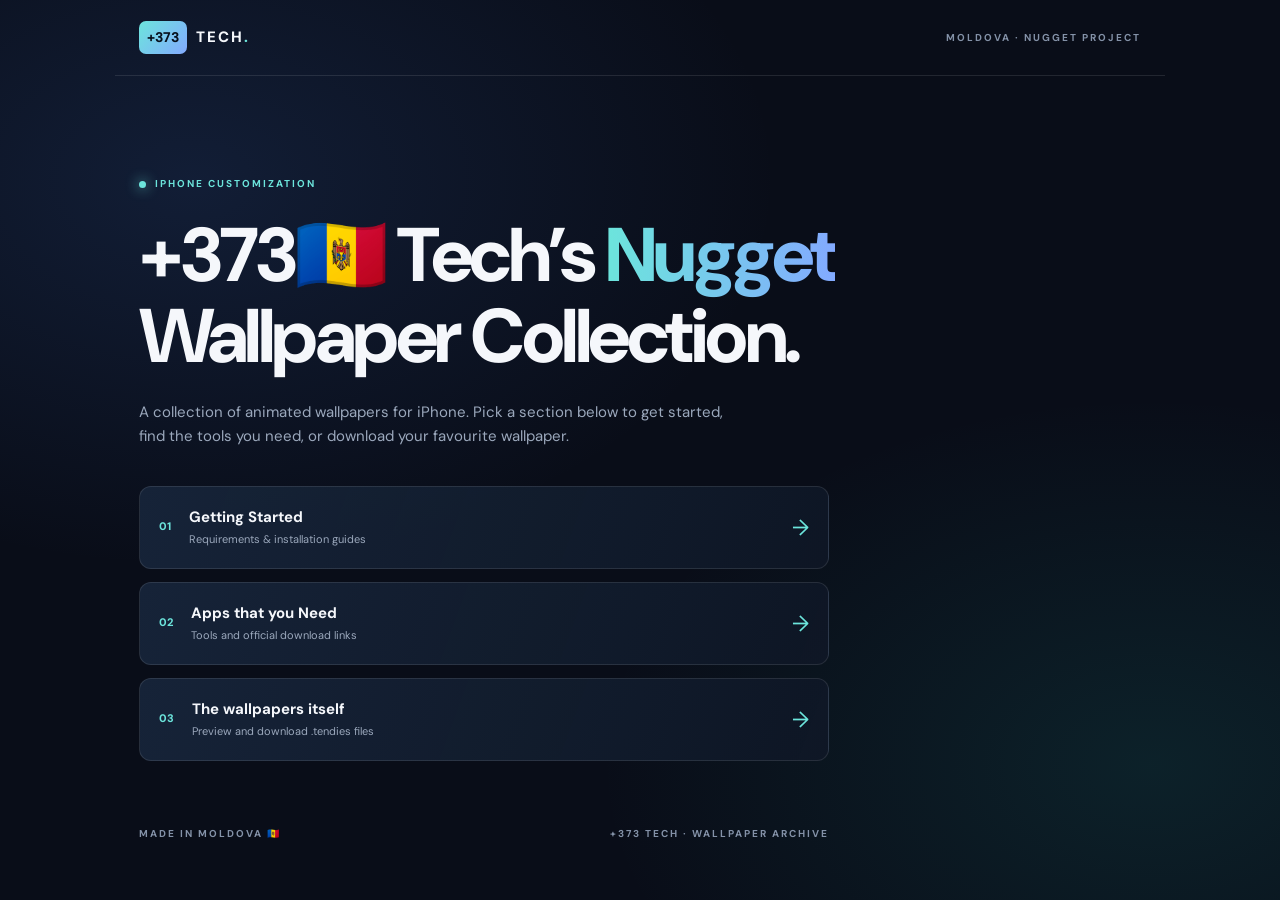
<file: index.html>
<!doctype html>
<html lang="en"><head><meta charset="utf-8"><meta name="viewport" content="width=device-width,initial-scale=1">
<meta name="theme-color" content="#090d18"><meta name="description" content="Animated Nugget wallpaper collection for iPhone.">
<title>+373 Tech — Nugget Wallpaper Collection</title><link rel="preconnect" href="https://fonts.googleapis.com"><link rel="preconnect" href="https://fonts.gstatic.com" crossorigin>
<link href="https://fonts.googleapis.com/css2?family=DM+Sans:wght@400;500;600;700;800&display=swap" rel="stylesheet"><link rel="stylesheet" href="style.css"></head><body><header class="topbar"><a class="brand" href="index.html"><span class="brand-mark">+373</span><span class="brand-name">TECH<span class="dot">.</span></span></a><span class="top-note">MOLDOVA · NUGGET PROJECT</span></header>
<main class="home"><div class="eyebrow"><span class="live-dot"></span> IPHONE CUSTOMIZATION</div><h1>+373🇲🇩 Tech’s <span>Nugget</span><br>Wallpaper Collection.</h1>
<p class="intro">A collection of animated wallpapers for iPhone. Pick a section below to get started, find the tools you need, or download your favourite wallpaper.</p>
<nav class="main-buttons" aria-label="Main navigation">
<a class="main-button" href="Getting_Started/index.html"><span class="button-index">01</span><span><strong>Getting Started</strong><small>Requirements & installation guides</small></span><span class="button-arrow">→</span></a>
<a class="main-button" href="Apps_You_Need/index.html"><span class="button-index">02</span><span><strong>Apps that you Need</strong><small>Tools and official download links</small></span><span class="button-arrow">→</span></a>
<a class="main-button" href="Wallpapers/index.html"><span class="button-index">03</span><span><strong>The wallpapers itself</strong><small>Preview and download .tendies files</small></span><span class="button-arrow">→</span></a></nav>
<div class="home-footer"><span>MADE IN MOLDOVA 🇲🇩</span><span>+373 TECH · WALLPAPER ARCHIVE</span></div></main></body></html>
</file>
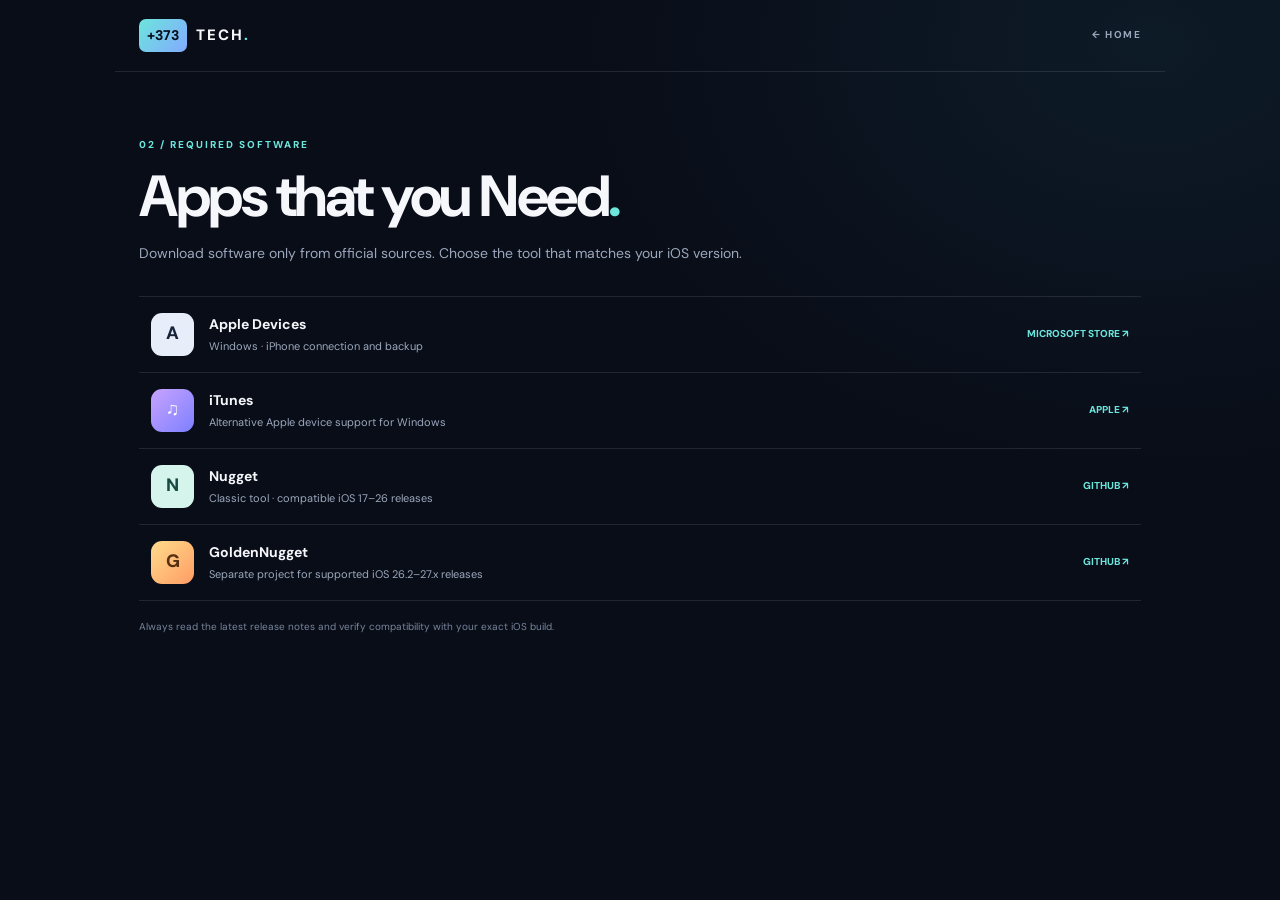
<file: Apps_You_Need/index.html>
<!doctype html>
<html lang="en"><head><meta charset="utf-8"><meta name="viewport" content="width=device-width,initial-scale=1">
<meta name="theme-color" content="#090d18"><meta name="description" content="">
<title>Apps that you Need — +373 Tech</title><link rel="preconnect" href="https://fonts.googleapis.com"><link rel="preconnect" href="https://fonts.gstatic.com" crossorigin>
<link href="https://fonts.googleapis.com/css2?family=DM+Sans:wght@400;500;600;700;800&display=swap" rel="stylesheet"><link rel="stylesheet" href="style.css"></head><body><header class="topbar"><a class="brand" href="../index.html"><span class="brand-mark">+373</span><span class="brand-name">TECH<span class="dot">.</span></span></a><a class="back-link" href="../index.html">← HOME</a></header><main class="page"><p class="kicker">02 / REQUIRED SOFTWARE</p><h1>Apps that you Need<span>.</span></h1><p class="lead">Download software only from official sources. Choose the tool that matches your iOS version.</p><div class="app-list">
<a class="app" href="https://apps.microsoft.com/detail/9np83lwlpz9k" target="_blank"><span class="app-icon">A</span><span class="app-text"><strong>Apple Devices</strong><small>Windows · iPhone connection and backup</small></span><span class="download">MICROSOFT STORE ↗</span></a>
<a class="app" href="https://www.apple.com/itunes/" target="_blank"><span class="app-icon itunes">♫</span><span class="app-text"><strong>iTunes</strong><small>Alternative Apple device support for Windows</small></span><span class="download">APPLE ↗</span></a>
<a class="app" href="https://github.com/leminlimez/Nugget/releases" target="_blank"><span class="app-icon nugget">N</span><span class="app-text"><strong>Nugget</strong><small>Classic tool · compatible iOS 17–26 releases</small></span><span class="download">GITHUB ↗</span></a>
<a class="app" href="https://github.com/GoldenNugget-Team/GoldenNugget/releases" target="_blank"><span class="app-icon gold">G</span><span class="app-text"><strong>GoldenNugget</strong><small>Separate project for supported iOS 26.2–27.x releases</small></span><span class="download">GITHUB ↗</span></a></div><p class="footnote">Always read the latest release notes and verify compatibility with your exact iOS build.</p></main></body></html>
</file>
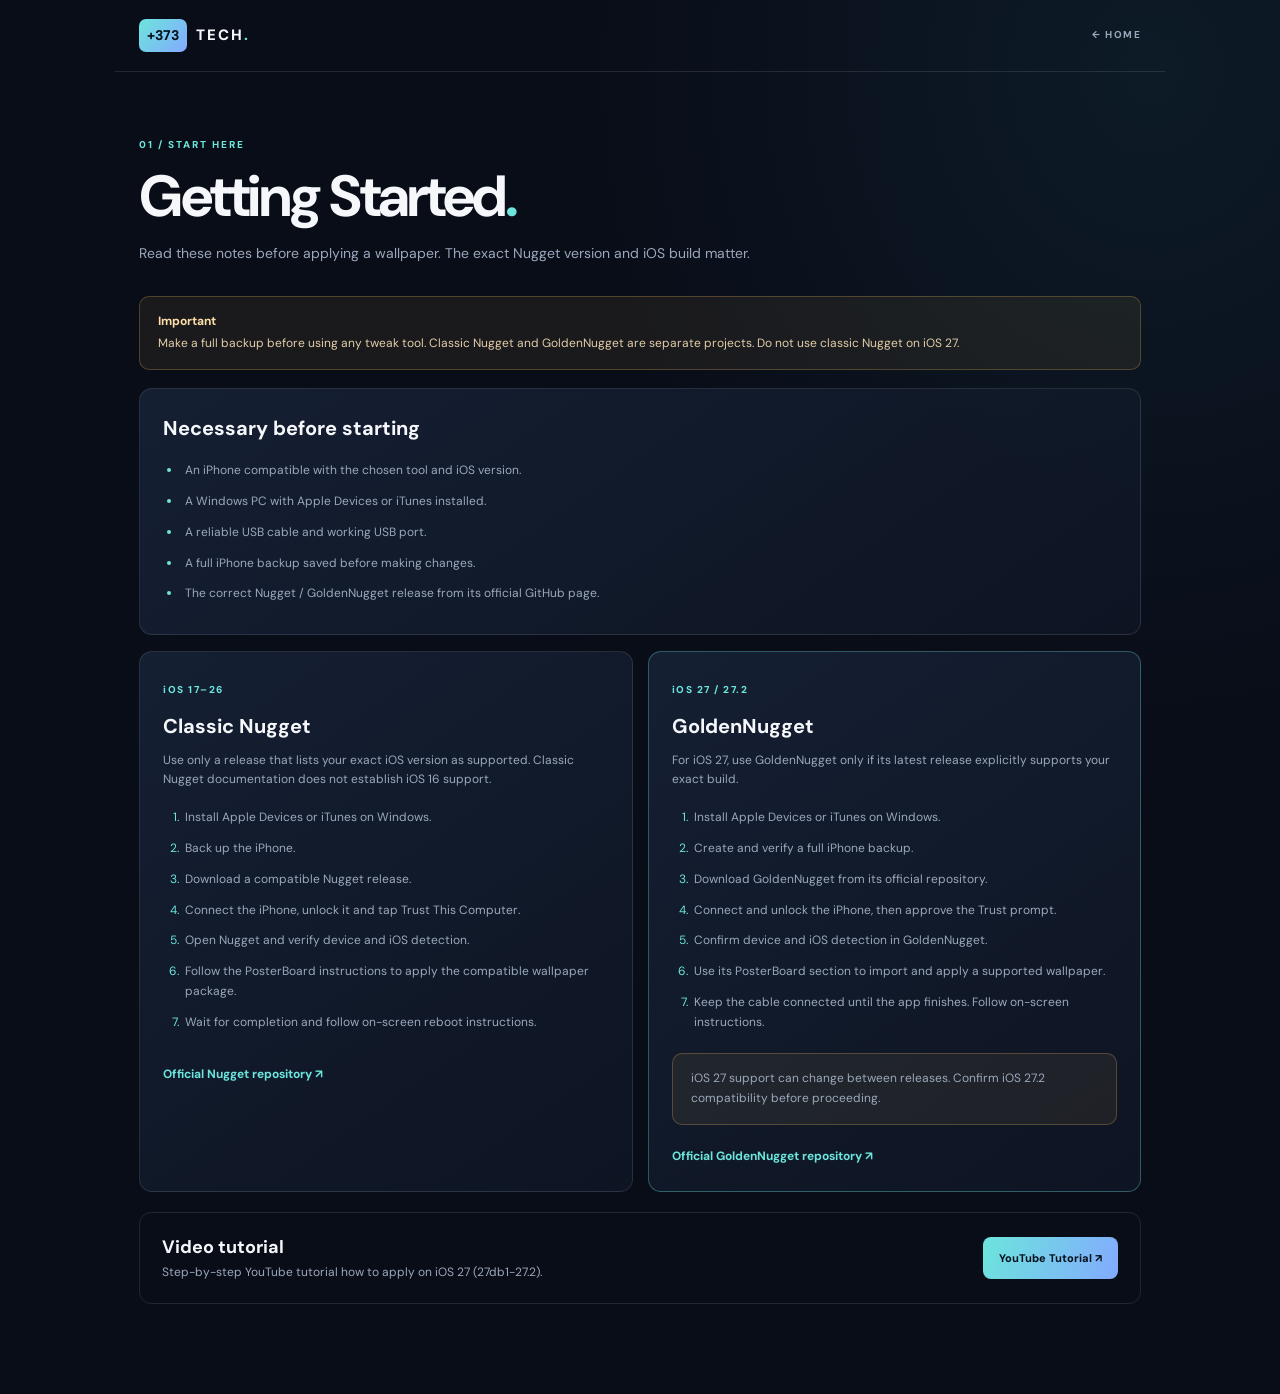
<file: Getting_Started/index.html>
<!doctype html>
<html lang="en"><head><meta charset="utf-8"><meta name="viewport" content="width=device-width,initial-scale=1">
<meta name="theme-color" content="#090d18"><meta name="description" content="">
<title>Getting Started — +373 Tech</title><link rel="preconnect" href="https://fonts.googleapis.com"><link rel="preconnect" href="https://fonts.gstatic.com" crossorigin>
<link href="https://fonts.googleapis.com/css2?family=DM+Sans:wght@400;500;600;700;800&display=swap" rel="stylesheet"><link rel="stylesheet" href="style.css"></head><body><header class="topbar"><a class="brand" href="../index.html"><span class="brand-mark">+373</span><span class="brand-name">TECH<span class="dot">.</span></span></a><a class="back-link" href="../index.html">← HOME</a></header><main class="page"><p class="kicker">01 / START HERE</p><h1>Getting Started<span>.</span></h1><p class="lead">Read these notes before applying a wallpaper. The exact Nugget version and iOS build matter.</p>
<div class="warning"><strong>Important</strong>Make a full backup before using any tweak tool. Classic Nugget and GoldenNugget are separate projects. Do not use classic Nugget on iOS 27.</div>
<section class="panel"><h2>Necessary before starting</h2><ul><li>An iPhone compatible with the chosen tool and iOS version.</li><li>A Windows PC with Apple Devices or iTunes installed.</li><li>A reliable USB cable and working USB port.</li><li>A full iPhone backup saved before making changes.</li><li>The correct Nugget / GoldenNugget release from its official GitHub page.</li></ul></section>
<section class="guide-grid"><article class="panel"><span class="version">iOS 17–26</span><h2>Classic Nugget</h2><p>Use only a release that lists your exact iOS version as supported. Classic Nugget documentation does not establish iOS 16 support.</p><ol><li>Install Apple Devices or iTunes on Windows.</li><li>Back up the iPhone.</li><li>Download a compatible Nugget release.</li><li>Connect the iPhone, unlock it and tap Trust This Computer.</li><li>Open Nugget and verify device and iOS detection.</li><li>Follow the PosterBoard instructions to apply the compatible wallpaper package.</li><li>Wait for completion and follow on-screen reboot instructions.</li></ol><a class="text-link" href="https://github.com/leminlimez/Nugget" target="_blank">Official Nugget repository ↗</a></article>
<article class="panel featured"><span class="version">iOS 27 / 27.2</span><h2>GoldenNugget</h2><p>For iOS 27, use GoldenNugget only if its latest release explicitly supports your exact build.</p><ol><li>Install Apple Devices or iTunes on Windows.</li><li>Create and verify a full iPhone backup.</li><li>Download GoldenNugget from its official repository.</li><li>Connect and unlock the iPhone, then approve the Trust prompt.</li><li>Confirm device and iOS detection in GoldenNugget.</li><li>Use its PosterBoard section to import and apply a supported wallpaper.</li><li>Keep the cable connected until the app finishes. Follow on-screen instructions.</li></ol><p class="caution">iOS 27 support can change between releases. Confirm iOS 27.2 compatibility before proceeding.</p><a class="text-link" href="https://github.com/GoldenNugget-Team/GoldenNugget" target="_blank">Official GoldenNugget repository ↗</a></article></section>
<div class="video-panel"><div><h2>Video tutorial</h2><p>Step-by-step YouTube tutorial how to apply on iOS 27 (27db1-27.2).</p></div><a class="action-button" href="https://youtu.be/yAaeJrNI1XI?si=7ixByNw921T7hAdV" target="_blank">YouTube Tutorial ↗</a></div></main></body></html>
</file>
<file: style.css>
*{box-sizing:border-box;margin:0;padding:0}:root{--bg:#090d18;--panel:#121c2d;--text:#f5f7fb;--muted:#9ba8bc;--line:rgba(255,255,255,.1);--cyan:#6ce5dc;--blue:#83aaff;--max:1050px}body{min-height:100vh;background:radial-gradient(ellipse at 15% 20%,rgba(58,105,190,.18),transparent 38%),radial-gradient(ellipse at 90% 85%,rgba(36,180,168,.12),transparent 34%),var(--bg);font-family:'DM Sans',Arial,sans-serif;color:var(--text);line-height:1.6}a{color:inherit;text-decoration:none}.topbar{height:76px;max-width:var(--max);margin:auto;padding:0 24px;display:flex;align-items:center;justify-content:space-between;border-bottom:1px solid var(--line)}.brand{display:flex;align-items:center;gap:9px;font-weight:800}.brand-mark{font-size:14px;background:linear-gradient(130deg,var(--cyan),var(--blue));color:#07111d;padding:5px 8px;border-radius:7px}.brand-name{font-size:15px;letter-spacing:2px}.dot{color:var(--cyan)}.top-note,.eyebrow,.home-footer{font-size:10px;letter-spacing:2px;font-weight:700;color:#8492a8}.home{max-width:var(--max);margin:auto;padding:100px 24px 45px}.eyebrow{color:var(--cyan);display:flex;align-items:center;gap:9px;margin-bottom:23px}.live-dot{width:7px;height:7px;border-radius:50%;background:var(--cyan);box-shadow:0 0 13px var(--cyan)}h1{font-size:clamp(42px,7vw,76px);line-height:1.07;letter-spacing:-3.5px;font-weight:800}h1 span{background:linear-gradient(90deg,var(--cyan),var(--blue));color:transparent;background-clip:text;-webkit-background-clip:text}.intro{max-width:600px;color:var(--muted);font-size:15px;margin:22px 0 38px}.main-buttons{display:grid;gap:13px;max-width:690px}.main-button{min-height:83px;display:flex;align-items:center;gap:18px;padding:16px 19px;border:1px solid var(--line);border-radius:12px;background:linear-gradient(110deg,rgba(23,37,58,.95),rgba(15,23,38,.9));transition:.2s}.main-button:hover{border-color:rgba(108,229,220,.55);transform:translateX(4px);background:#17263b}.button-index{font-size:11px;color:var(--cyan);font-weight:800}.main-button strong{display:block;font-size:15px}.main-button small{display:block;color:var(--muted);font-size:11px;margin-top:2px}.button-arrow{margin-left:auto;color:var(--cyan);font-size:22px}.home-footer{max-width:690px;margin-top:65px;display:flex;justify-content:space-between;gap:15px;flex-wrap:wrap}@media(max-width:600px){.topbar{height:66px}.top-note{font-size:8px}.home{padding-top:75px}h1{letter-spacing:-2px}.intro{font-size:13px}.main-button{padding:14px}.home-footer{font-size:8px}}
</file>
<file: Apps_You_Need/style.css>
*{box-sizing:border-box;margin:0;padding:0}:root{--bg:#090d18;--panel:#121c2d;--text:#f5f7fb;--muted:#9ba8bc;--line:rgba(255,255,255,.1);--cyan:#6ce5dc;--blue:#83aaff;--max:1050px}body{min-height:100vh;background:radial-gradient(ellipse at 90% 5%,rgba(42,128,150,.12),transparent 35%),var(--bg);font-family:'DM Sans',Arial,sans-serif;color:var(--text);line-height:1.65}a{color:inherit;text-decoration:none}.topbar{height:72px;max-width:var(--max);margin:auto;padding:0 24px;display:flex;align-items:center;justify-content:space-between;border-bottom:1px solid var(--line)}.brand{display:flex;align-items:center;gap:9px;font-weight:800}.brand-mark{font-size:14px;background:linear-gradient(130deg,var(--cyan),var(--blue));color:#07111d;padding:5px 8px;border-radius:7px}.brand-name{font-size:15px;letter-spacing:2px}.dot{color:var(--cyan)}.back-link{font-size:10px;letter-spacing:1.5px;color:var(--muted);font-weight:700}.page{max-width:var(--max);margin:auto;padding:65px 24px 90px}.kicker{font-size:10px;letter-spacing:2px;color:var(--cyan);font-weight:800;margin-bottom:10px}h1{font-size:clamp(36px,6vw,58px);line-height:1.12;letter-spacing:-2.5px;margin-bottom:14px}h1 span{color:var(--cyan)}.lead{font-size:14px;color:var(--muted);max-width:720px;margin-bottom:30px}.warning,.caution{border:1px solid rgba(255,190,90,.24);background:rgba(255,190,90,.07);border-radius:10px;padding:15px 18px;color:#e2cda9;font-size:12px}.warning{margin-bottom:18px}.warning strong{display:block;color:#ffe0a8;margin-bottom:3px}.panel{background:linear-gradient(145deg,rgba(22,33,52,.95),rgba(14,21,35,.95));border:1px solid var(--line);border-radius:13px;padding:23px}.panel h2{font-size:20px;margin-bottom:12px}.panel p,.panel li{font-size:12px;color:var(--muted)}.panel ul,.panel ol{padding-left:19px}.panel li{padding:4px 0 7px 3px}.panel li::marker{color:var(--cyan)}.guide-grid{display:grid;grid-template-columns:1fr 1fr;gap:15px;margin-top:16px}.version{font-size:10px;color:var(--cyan);letter-spacing:1.5px;font-weight:800}.guide-grid h2{margin:8px 0}.guide-grid ol{margin:14px 0}.featured{border-color:rgba(108,229,220,.32)}.caution{margin:10px 0}.text-link{display:inline-block;margin-top:12px;font-size:12px;color:var(--cyan);font-weight:700}.video-panel{margin-top:20px;padding:20px 22px;border:1px solid var(--line);border-radius:12px;display:flex;justify-content:space-between;align-items:center;gap:20px}.video-panel h2{font-size:18px}.video-panel p{font-size:12px;color:var(--muted)}.action-button,.download-button{display:inline-flex;align-items:center;justify-content:center;background:linear-gradient(110deg,var(--cyan),var(--blue));color:#07111d;font-weight:800;border-radius:8px;padding:12px 16px;font-size:11px}.app-list{border-top:1px solid var(--line)}.app{display:flex;align-items:center;gap:15px;padding:16px 12px;border-bottom:1px solid var(--line)}.app:hover{background:rgba(255,255,255,.035)}.app-icon{width:43px;height:43px;display:grid;place-items:center;border-radius:11px;font-size:18px;font-weight:800;background:#e8eef9;color:#17243a}.itunes{background:linear-gradient(135deg,#c8a3ff,#7d80ff);color:white}.nugget{background:#d5f4ec;color:#164a43}.gold{background:linear-gradient(135deg,#ffdc8c,#ff9c64);color:#54300f}.app-text{display:flex;flex-direction:column;flex:1}.app-text strong{font-size:14px}.app-text small{font-size:11px;color:var(--muted)}.download{font-size:10px;color:var(--cyan);font-weight:800}.footnote{font-size:10px;color:#78869c;margin-top:18px}.wallpaper-grid{display:grid;grid-template-columns:repeat(3,minmax(0,1fr));gap:17px}.wallpaper-card{padding:13px;border:1px solid var(--line);background:linear-gradient(145deg,rgba(22,33,52,.9),rgba(13,20,33,.95));border-radius:13px;min-width:0}.wallpaper-card h2{font-size:14px;margin:2px 0 11px;min-height:24px}.preview-frame{height:300px;border:1px solid rgba(255,255,255,.14);border-radius:9px;overflow:hidden;background:radial-gradient(ellipse at center,#243e5b,#0b1120 70%);position:relative}.preview-frame img{width:100%;height:100%;object-fit:cover;display:block}.preview-overlay{position:absolute;bottom:9px;left:9px;font-size:8px;letter-spacing:1.5px;color:rgba(255,255,255,.65);background:rgba(0,0,0,.35);padding:4px 6px;border-radius:4px;pointer-events:none}.download-button{width:100%;margin-top:12px;min-height:43px}.download-button:hover,.action-button:hover{filter:brightness(1.08)}@media(max-width:800px){.wallpaper-grid{grid-template-columns:repeat(2,minmax(0,1fr))}.preview-frame{height:280px}}@media(max-width:560px){.topbar{height:65px}.page{padding-top:48px}.guide-grid,.wallpaper-grid{grid-template-columns:1fr}.preview-frame{height:390px}.video-panel{align-items:flex-start;flex-direction:column}.app{gap:10px}.download{font-size:8px}.app-text small{font-size:10px}}
</file>
<file: Getting_Started/style.css>
*{box-sizing:border-box;margin:0;padding:0}:root{--bg:#090d18;--panel:#121c2d;--text:#f5f7fb;--muted:#9ba8bc;--line:rgba(255,255,255,.1);--cyan:#6ce5dc;--blue:#83aaff;--max:1050px}body{min-height:100vh;background:radial-gradient(ellipse at 90% 5%,rgba(42,128,150,.12),transparent 35%),var(--bg);font-family:'DM Sans',Arial,sans-serif;color:var(--text);line-height:1.65}a{color:inherit;text-decoration:none}.topbar{height:72px;max-width:var(--max);margin:auto;padding:0 24px;display:flex;align-items:center;justify-content:space-between;border-bottom:1px solid var(--line)}.brand{display:flex;align-items:center;gap:9px;font-weight:800}.brand-mark{font-size:14px;background:linear-gradient(130deg,var(--cyan),var(--blue));color:#07111d;padding:5px 8px;border-radius:7px}.brand-name{font-size:15px;letter-spacing:2px}.dot{color:var(--cyan)}.back-link{font-size:10px;letter-spacing:1.5px;color:var(--muted);font-weight:700}.page{max-width:var(--max);margin:auto;padding:65px 24px 90px}.kicker{font-size:10px;letter-spacing:2px;color:var(--cyan);font-weight:800;margin-bottom:10px}h1{font-size:clamp(36px,6vw,58px);line-height:1.12;letter-spacing:-2.5px;margin-bottom:14px}h1 span{color:var(--cyan)}.lead{font-size:14px;color:var(--muted);max-width:720px;margin-bottom:30px}.warning,.caution{border:1px solid rgba(255,190,90,.24);background:rgba(255,190,90,.07);border-radius:10px;padding:15px 18px;color:#e2cda9;font-size:12px}.warning{margin-bottom:18px}.warning strong{display:block;color:#ffe0a8;margin-bottom:3px}.panel{background:linear-gradient(145deg,rgba(22,33,52,.95),rgba(14,21,35,.95));border:1px solid var(--line);border-radius:13px;padding:23px}.panel h2{font-size:20px;margin-bottom:12px}.panel p,.panel li{font-size:12px;color:var(--muted)}.panel ul,.panel ol{padding-left:19px}.panel li{padding:4px 0 7px 3px}.panel li::marker{color:var(--cyan)}.guide-grid{display:grid;grid-template-columns:1fr 1fr;gap:15px;margin-top:16px}.version{font-size:10px;color:var(--cyan);letter-spacing:1.5px;font-weight:800}.guide-grid h2{margin:8px 0}.guide-grid ol{margin:14px 0}.featured{border-color:rgba(108,229,220,.32)}.caution{margin:10px 0}.text-link{display:inline-block;margin-top:12px;font-size:12px;color:var(--cyan);font-weight:700}.video-panel{margin-top:20px;padding:20px 22px;border:1px solid var(--line);border-radius:12px;display:flex;justify-content:space-between;align-items:center;gap:20px}.video-panel h2{font-size:18px}.video-panel p{font-size:12px;color:var(--muted)}.action-button,.download-button{display:inline-flex;align-items:center;justify-content:center;background:linear-gradient(110deg,var(--cyan),var(--blue));color:#07111d;font-weight:800;border-radius:8px;padding:12px 16px;font-size:11px}.app-list{border-top:1px solid var(--line)}.app{display:flex;align-items:center;gap:15px;padding:16px 12px;border-bottom:1px solid var(--line)}.app:hover{background:rgba(255,255,255,.035)}.app-icon{width:43px;height:43px;display:grid;place-items:center;border-radius:11px;font-size:18px;font-weight:800;background:#e8eef9;color:#17243a}.itunes{background:linear-gradient(135deg,#c8a3ff,#7d80ff);color:white}.nugget{background:#d5f4ec;color:#164a43}.gold{background:linear-gradient(135deg,#ffdc8c,#ff9c64);color:#54300f}.app-text{display:flex;flex-direction:column;flex:1}.app-text strong{font-size:14px}.app-text small{font-size:11px;color:var(--muted)}.download{font-size:10px;color:var(--cyan);font-weight:800}.footnote{font-size:10px;color:#78869c;margin-top:18px}.wallpaper-grid{display:grid;grid-template-columns:repeat(3,minmax(0,1fr));gap:17px}.wallpaper-card{padding:13px;border:1px solid var(--line);background:linear-gradient(145deg,rgba(22,33,52,.9),rgba(13,20,33,.95));border-radius:13px;min-width:0}.wallpaper-card h2{font-size:14px;margin:2px 0 11px;min-height:24px}.preview-frame{height:300px;border:1px solid rgba(255,255,255,.14);border-radius:9px;overflow:hidden;background:radial-gradient(ellipse at center,#243e5b,#0b1120 70%);position:relative}.preview-frame img{width:100%;height:100%;object-fit:cover;display:block}.preview-overlay{position:absolute;bottom:9px;left:9px;font-size:8px;letter-spacing:1.5px;color:rgba(255,255,255,.65);background:rgba(0,0,0,.35);padding:4px 6px;border-radius:4px;pointer-events:none}.download-button{width:100%;margin-top:12px;min-height:43px}.download-button:hover,.action-button:hover{filter:brightness(1.08)}@media(max-width:800px){.wallpaper-grid{grid-template-columns:repeat(2,minmax(0,1fr))}.preview-frame{height:280px}}@media(max-width:560px){.topbar{height:65px}.page{padding-top:48px}.guide-grid,.wallpaper-grid{grid-template-columns:1fr}.preview-frame{height:390px}.video-panel{align-items:flex-start;flex-direction:column}.app{gap:10px}.download{font-size:8px}.app-text small{font-size:10px}}
</file>
